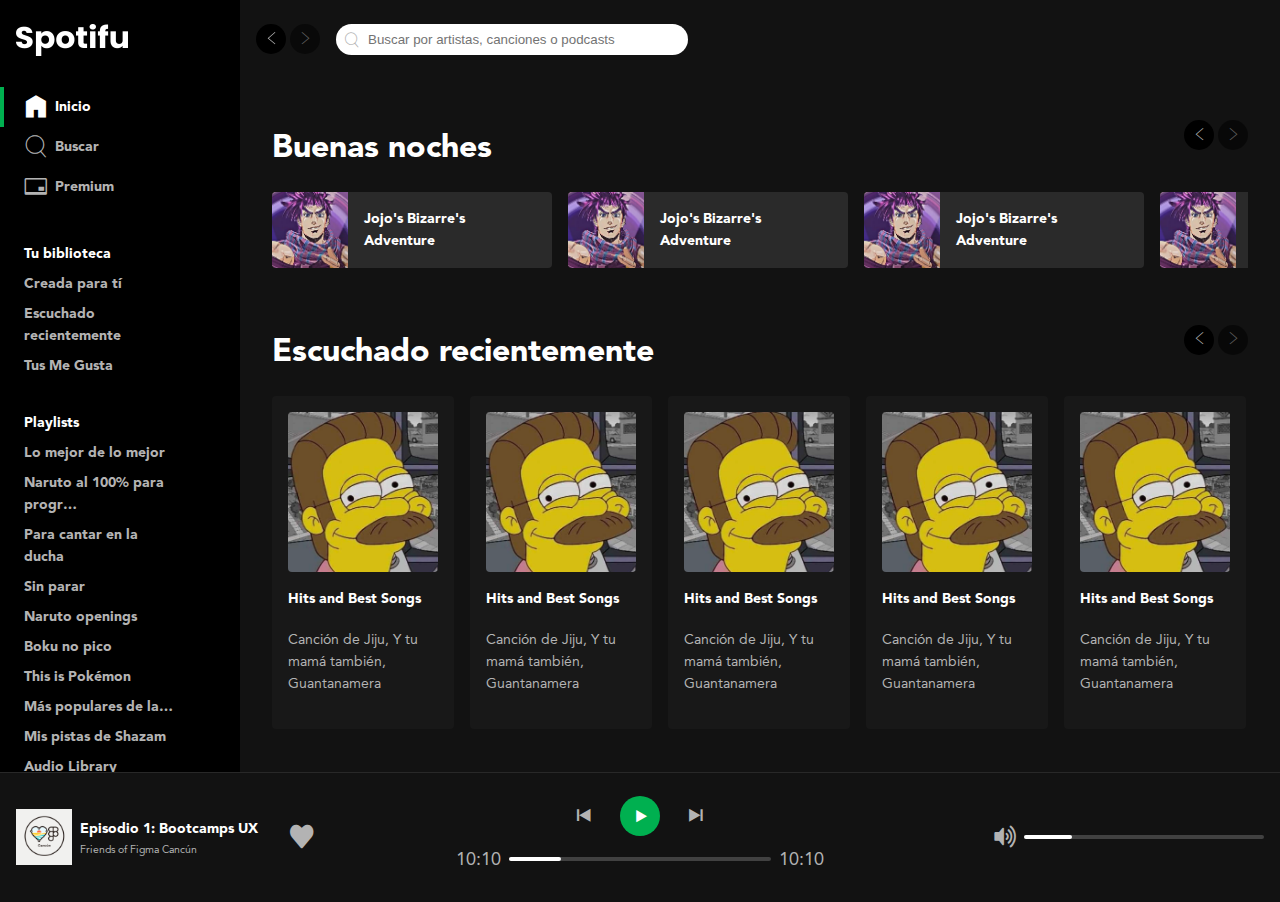
<file: Spotifu Final/index.html>
<!DOCTYPE html>
<html lang="en">


    <head>
        <meta charset="UTF-8">
        <meta http-equiv="X-UA-Compatible" content="IE=edge">
        <meta name="viewport" content="width=device-width, initial-scale=1.0">
        <link rel="stylesheet" href="./css/index.css">
        <title>Spotifu</title> 
    </head>


    
<body class="body">

    <div class="layout">

        <div class="layout-section">

            <div class="layout-sidebar">
                <div class="sidebar">
            
                    <header class="logo">
                
                        <a href="/" aria-current="page">
                            <img src="./images/spotifu-logo.png" class="logo-image" width="112" height="32" alt="logo spotifu">
                        </a>
                        
                    </header>
                
                    <nav class="menu" aria-label="Menú principal">
                
                        <ul class="menu-list">
                            <li class="menuItem is-active">
                                <a href="/" class="link" aria-current="page">
                                    <i class="icon-home" aria-hidden="true"></i>
                                    <span>Inicio</span>
                                </a>
                            </li>
                            <li class="menuItem">
                                <a href="/" class="link" aria-current="page">
                                    <i class="icon-search" aria-hidden="true"></i>
                                    <span>Buscar</span>
                                </a>
                            </li>
                            <li class="menuItem">
                                <a href="/" class="link" aria-current="page">
                                    <i class="icon-creditCard" aria-hidden="true"></i>
                                    <span>Premium</span>
                                </a>
                            </li>
                        </ul>
                
                    </nav>
                
                    <nav class="list" aria-labelledby="library-nav">
                        <h2 class="list-title" id="library-nav">Tu biblioteca</h2>
                
                        <ul class="list-content">
                            <li class="list-item">
                                <a href="#" class="link">Creada para tí</a>
                            </li>
                            <li class="list-item">
                                <a href="#" class="link">Escuchado recientemente</a>
                            </li>
                            <li class="list-item">
                                <a href="#" class="link">Tus Me Gusta</a>
                            </li>
                        </ul>
                
                    </nav>
                
                    <nav class="list" aria-labelledby="playlist-nav">
                        <h2 class="list-title" id="playlist-nav">Playlists</h2>
                
                        <ul class="list-content">
                            <li class="list-item">
                                <a href="#" class="link">Lo mejor de lo mejor</a>
                            </li>
                            <li class="list-item">
                                <a href="#" class="link">Naruto al 100% para progr…</a>
                            </li>
                            <li class="list-item">
                                <a href="#" class="link">Para cantar en la ducha</a>
                            </li>
                            <li class="list-item">
                                <a href="#" class="link">Sin parar</a>
                            </li>
                            <li class="list-item">
                                <a href="#" class="link">Naruto openings</a>
                            </li>
                            <li class="list-item">
                                <a href="#" class="link">Boku no pico</a>
                            </li>
                            <li class="list-item">
                                <a href="#" class="link">This is Pokémon</a>
                            </li>
                            <li class="list-item">
                                <span class="ellipsis">
                                    <a href="#" class="link">Más populares de la semana para ti que eres un pro</a>
                                </span>
                            </li>
                            <li class="list-item">
                                <a href="#" class="link">Mis pistas de Shazam</a>
                            </li>
                            <li class="list-item">
                                <a href="#" class="link">Audio Library</a>
                            </li>
                            <li class="list-item">
                                <a href="#" class="link">Amor y otras</a>
                            </li>
                            <li class="list-item">
                                <a href="#" class="link">Latin</a>
                            </li>
                            <li class="list-item">
                                <a href="#" class="link">Pokemon</a>
                            </li>
                            <li class="list-item">
                                <a href="#" class="link">Para cantar</a>
                            </li>
                            <li class="list-item">
                                <a href="#" class="link">Yui</a>
                            </li>
                        </ul>
                
                
                    </nav>
            
                </div>
            </div>

            <div class="layout-page">
                <div class="page">
            
                    <div class="sticky">
                        <div class="page-section">
                            <header aria-label="Controles de navegación y barra de búsqueda" class="header">
                                <div class="navigation">
                                    <button aria-label="Volver" title="Volver" class="navigation-prev">
                                        <i class="icon-arrowLeft" aria-hidden="true"></i>
                                    </button>
                                    <button disabled aria-label="Avanzar" title="Avanzar" class="navigation-next">
                                        <i class="icon-arrowRight" aria-hidden="true"></i>
                                    </button>
                                </div>
                            
                                <form action="" class="search" aria-label="Buscar por artistas, canciones o podcasts">
                                    <i class="icon-search" aria-hidden="true"></i>
                                    <input type="search" placeholder="Buscar por artistas, canciones o podcasts">
                                </form>
                            </header>
                        </div>
                    </div>
                    <main class="page-section">
                        <section class="playlistList" aria-labelledby="region1">
                    
                            <div class="playlistList-top">
                                <h2 class="playlistList-title" id="region1">
                                    Buenas noches
                                </h2> 
                                
                                <div class="navigation">
                                    <button aria-label="Volver" title="Volver" class="navigation-prev">
                                        <i class="icon-arrowLeft" aria-hidden="true"></i>
                                    </button>
                                    <button disabled aria-label="Avanzar" title="Avanzar" class="navigation-next">
                                        <i class="icon-arrowRight" aria-hidden="true"></i>
                                    </button>
                                </div>
                    
                            </div>
                    
                            <div class="playlistList-container">
                                <div class="playlistB">
                                    <div class="playlistB-cover">
                                        <img src="./images/jojo.png" width="75" height="75" alt="Cover PlaylistB" srcset="">
                                    </div>
                            
                                    <div class="playlistB-details">
                                        <h3 class="playlistB-title">Jojo's Bizarre's Adventure</h3>
                                        <div class="playlistB-control">
                                            <button class="buttonIcon is-primary" title="Reproducir la lista de reproducción del proyecto Spotifu">
                                                <i class="icon-play" aria-hidden="true"></i>
                                            </button>
                                        </div>
                                    </div>
                            
                                </div>
                    
                                <div class="playlistB">
                                    <div class="playlistB-cover">
                                        <img src="./images/jojo.png" width="75" height="75" alt="Cover PlaylistB" srcset="">
                                    </div>
                            
                                    <div class="playlistB-details">
                                        <h3 class="playlistB-title">Jojo's Bizarre's Adventure</h3>
                                        <div class="playlistB-control">
                                            <button class="buttonIcon is-primary" title="Reproducir la lista de reproducción del proyecto Spotifu">
                                                <i class="icon-play" aria-hidden="true"></i>
                                            </button>
                                        </div>
                                    </div>
                            
                                </div>
                    
                                <div class="playlistB">
                                    <div class="playlistB-cover">
                                        <img src="./images/jojo.png" width="75" height="75" alt="Cover PlaylistB" srcset="">
                                    </div>
                            
                                    <div class="playlistB-details">
                                        <h3 class="playlistB-title">Jojo's Bizarre's Adventure</h3>
                                        <div class="playlistB-control">
                                            <button class="buttonIcon is-primary" title="Reproducir la lista de reproducción del proyecto Spotifu">
                                                <i class="icon-play" aria-hidden="true"></i>
                                            </button>
                                        </div>
                                    </div>
                            
                                </div>
                                <div class="playlistB">
                                    <div class="playlistB-cover">
                                        <img src="./images/jojo.png" width="75" height="75" alt="Cover PlaylistB" srcset="">
                                    </div>
                            
                                    <div class="playlistB-details">
                                        <h3 class="playlistB-title">Jojo's Bizarre's Adventure</h3>
                                        <div class="playlistB-control">
                                            <button class="buttonIcon is-primary" title="Reproducir la lista de reproducción del proyecto Spotifu">
                                                <i class="icon-play" aria-hidden="true"></i>
                                            </button>
                                        </div>
                                    </div>
                            
                                </div>
                    
                                <div class="playlistB">
                                    <div class="playlistB-cover">
                                        <img src="./images/jojo.png" width="75" height="75" alt="Cover PlaylistB" srcset="">
                                    </div>
                            
                                    <div class="playlistB-details">
                                        <h3 class="playlistB-title">Jojo's Bizarre's Adventure</h3>
                                        <div class="playlistB-control">
                                            <button class="buttonIcon is-primary" title="Reproducir la lista de reproducción del proyecto Spotifu">
                                                <i class="icon-play" aria-hidden="true"></i>
                                            </button>
                                        </div>
                                    </div>
                            
                                </div>
                    
                                <div class="playlistB">
                                    <div class="playlistB-cover">
                                        <img src="./images/jojo.png" width="75" height="75" alt="Cover PlaylistB" srcset="">
                                    </div>
                            
                                    <div class="playlistB-details">
                                        <h3 class="playlistB-title">Jojo's Bizarre's Adventure</h3>
                                        <div class="playlistB-control">
                                            <button class="buttonIcon is-primary" title="Reproducir la lista de reproducción del proyecto Spotifu">
                                                <i class="icon-play" aria-hidden="true"></i>
                                            </button>
                                        </div>
                                    </div>
                            
                                </div>
                                <div class="playlistB">
                                    <div class="playlistB-cover">
                                        <img src="./images/jojo.png" width="75" height="75" alt="Cover PlaylistB" srcset="">
                                    </div>
                            
                                    <div class="playlistB-details">
                                        <h3 class="playlistB-title">Jojo's Bizarre's Adventure</h3>
                                        <div class="playlistB-control">
                                            <button class="buttonIcon is-primary" title="Reproducir la lista de reproducción del proyecto Spotifu">
                                                <i class="icon-play" aria-hidden="true"></i>
                                            </button>
                                        </div>
                                    </div>
                            
                                </div>
                    
                                <div class="playlistB">
                                    <div class="playlistB-cover">
                                        <img src="./images/jojo.png" width="75" height="75" alt="Cover PlaylistB" srcset="">
                                    </div>
                            
                                    <div class="playlistB-details">
                                        <h3 class="playlistB-title">Jojo's Bizarre's Adventure</h3>
                                        <div class="playlistB-control">
                                            <button class="buttonIcon is-primary" title="Reproducir la lista de reproducción del proyecto Spotifu">
                                                <i class="icon-play" aria-hidden="true"></i>
                                            </button>
                                        </div>
                                    </div>
                            
                                </div>
                    
                                <div class="playlistB">
                                    <div class="playlistB-cover">
                                        <img src="./images/jojo.png" width="75" height="75" alt="Cover PlaylistB" srcset="">
                                    </div>
                            
                                    <div class="playlistB-details">
                                        <h3 class="playlistB-title">Jojo's Bizarre's Adventure</h3>
                                        <div class="playlistB-control">
                                            <button class="buttonIcon is-primary" title="Reproducir la lista de reproducción del proyecto Spotifu">
                                                <i class="icon-play" aria-hidden="true"></i>
                                            </button>
                                        </div>
                                    </div>
                            
                                </div>
                    
                            </div>
                            
                        </section>
                    
                        <section class="playlistList" aria-labelledby="region2">
                    
                            <div class="playlistList-top">
                                <h2 class="playlistList-title" id="region2">
                                    Escuchado recientemente
                                </h2>        
                    
                                <div class="navigation">
                                    <button aria-label="Volver" title="Volver" class="navigation-prev">
                                        <i class="icon-arrowLeft" aria-hidden="true"></i>
                                    </button>
                                    <button disabled aria-label="Avanzar" title="Avanzar" class="navigation-next">
                                        <i class="icon-arrowRight" aria-hidden="true"></i>
                                    </button>
                                </div>
                            </div>
                    
                            <div class="playlistList-container">
                    
                                <div class="playlistA">
                                    <div class="playlistA-cover">
                                        <img src="./images/flanders.png" width="150" height="150" alt="Cover Playlist A" srcset="">
                                        <button class="buttonIcon is-primary" aria-label="Reproducir" title="Reproducir"  >
                                            <i class="icon-play"></i>
                                        </button>
                                    </div>
                                    <h3 class="playlistA-title">Hits and Best Songs</h3>
                                    <h4 class="playlistA-description">Canción de Jiju, Y tu mamá también, Guantanamera</h4>
                                </div>
                                <div class="playlistA">
                                    <div class="playlistA-cover">
                                        <img src="./images/flanders.png" width="150" height="150" alt="Cover Playlist A" srcset="">
                                        <button class="buttonIcon is-primary" aria-label="Reproducir" title="Reproducir"  >
                                            <i class="icon-play"></i>
                                        </button>
                                    </div>
                                    <h3 class="playlistA-title">Hits and Best Songs</h3>
                                    <h4 class="playlistA-description">Canción de Jiju, Y tu mamá también, Guantanamera</h4>
                                </div>
                                <div class="playlistA">
                                    <div class="playlistA-cover">
                                        <img src="./images/flanders.png" width="150" height="150" alt="Cover Playlist A" srcset="">
                                        <button class="buttonIcon is-primary" aria-label="Reproducir" title="Reproducir"  >
                                            <i class="icon-play"></i>
                                        </button>
                                    </div>
                                    <h3 class="playlistA-title">Hits and Best Songs</h3>
                                    <h4 class="playlistA-description">Canción de Jiju, Y tu mamá también, Guantanamera</h4>
                                </div>
                                <div class="playlistA">
                                    <div class="playlistA-cover">
                                        <img src="./images/flanders.png" width="150" height="150" alt="Cover Playlist A" srcset="">
                                        <button class="buttonIcon is-primary" aria-label="Reproducir" title="Reproducir"  >
                                            <i class="icon-play"></i>
                                        </button>
                                    </div>
                                    <h3 class="playlistA-title">Hits and Best Songs</h3>
                                    <h4 class="playlistA-description">Canción de Jiju, Y tu mamá también, Guantanamera</h4>
                                </div>
                                <div class="playlistA">
                                    <div class="playlistA-cover">
                                        <img src="./images/flanders.png" width="150" height="150" alt="Cover Playlist A" srcset="">
                                        <button class="buttonIcon is-primary" aria-label="Reproducir" title="Reproducir"  >
                                            <i class="icon-play"></i>
                                        </button>
                                    </div>
                                    <h3 class="playlistA-title">Hits and Best Songs</h3>
                                    <h4 class="playlistA-description">Canción de Jiju, Y tu mamá también, Guantanamera</h4>
                                </div>
                                <div class="playlistA">
                                    <div class="playlistA-cover">
                                        <img src="./images/flanders.png" width="150" height="150" alt="Cover Playlist A" srcset="">
                                        <button class="buttonIcon is-primary" aria-label="Reproducir" title="Reproducir"  >
                                            <i class="icon-play"></i>
                                        </button>
                                    </div>
                                    <h3 class="playlistA-title">Hits and Best Songs</h3>
                                    <h4 class="playlistA-description">Canción de Jiju, Y tu mamá también, Guantanamera</h4>
                                </div>
                                <div class="playlistA">
                                    <div class="playlistA-cover">
                                        <img src="./images/flanders.png" width="150" height="150" alt="Cover Playlist A" srcset="">
                                        <button class="buttonIcon is-primary" aria-label="Reproducir" title="Reproducir"  >
                                            <i class="icon-play"></i>
                                        </button>
                                    </div>
                                    <h3 class="playlistA-title">Hits and Best Songs</h3>
                                    <h4 class="playlistA-description">Canción de Jiju, Y tu mamá también, Guantanamera</h4>
                                </div>
                                <div class="playlistA">
                                    <div class="playlistA-cover">
                                        <img src="./images/flanders.png" width="150" height="150" alt="Cover Playlist A" srcset="">
                                        <button class="buttonIcon is-primary" aria-label="Reproducir" title="Reproducir"  >
                                            <i class="icon-play"></i>
                                        </button>
                                    </div>
                                    <h3 class="playlistA-title">Hits and Best Songs</h3>
                                    <h4 class="playlistA-description">Canción de Jiju, Y tu mamá también, Guantanamera</h4>
                                </div>
                                <div class="playlistA">
                                    <div class="playlistA-cover">
                                        <img src="./images/flanders.png" width="150" height="150" alt="Cover Playlist A" srcset="">
                                        <button class="buttonIcon is-primary" aria-label="Reproducir" title="Reproducir"  >
                                            <i class="icon-play"></i>
                                        </button>
                                    </div>
                                    <h3 class="playlistA-title">Hits and Best Songs</h3>
                                    <h4 class="playlistA-description">Canción de Jiju, Y tu mamá también, Guantanamera</h4>
                                </div>
                    
                            </div>
                            
                        </section>
            
                        <section class="playlistList" aria-labelledby="region3">
                    
                            <div class="playlistList-top">
                                <h2 class="playlistList-title" id="region3">
                                    Podcast
                                </h2>        
                    
                                <div class="navigation">
                                    <button aria-label="Volver" title="Volver" class="navigation-prev">
                                        <i class="icon-arrowLeft" aria-hidden="true"></i>
                                    </button>
                                    <button disabled aria-label="Avanzar" title="Avanzar" class="navigation-next">
                                        <i class="icon-arrowRight" aria-hidden="true"></i>
                                    </button>
                                </div>
                            </div>
                    
                            <div class="playlistList-container">
                    
                                <div class="playlistA">
                                    <div class="playlistA-cover">
                                        <img src="./images/flanders.png" width="150" height="150" alt="Cover Playlist A" srcset="">
                                        <button class="buttonIcon is-primary" aria-label="Reproducir" title="Reproducir"  >
                                            <i class="icon-play"></i>
                                        </button>
                                    </div>
                                    <h3 class="playlistA-title">Hits and Best Songs</h3>
                                    <h4 class="playlistA-description">Canción de Jiju, Y tu mamá también, Guantanamera</h4>
                                </div>
                                <div class="playlistA">
                                    <div class="playlistA-cover">
                                        <img src="./images/flanders.png" width="150" height="150" alt="Cover Playlist A" srcset="">
                                        <button class="buttonIcon is-primary" aria-label="Reproducir" title="Reproducir"  >
                                            <i class="icon-play"></i>
                                        </button>
                                    </div>
                                    <h3 class="playlistA-title">Hits and Best Songs</h3>
                                    <h4 class="playlistA-description">Canción de Jiju, Y tu mamá también, Guantanamera</h4>
                                </div>
                                <div class="playlistA">
                                    <div class="playlistA-cover">
                                        <img src="./images/flanders.png" width="150" height="150" alt="Cover Playlist A" srcset="">
                                        <button class="buttonIcon is-primary" aria-label="Reproducir" title="Reproducir"  >
                                            <i class="icon-play"></i>
                                        </button>
                                    </div>
                                    <h3 class="playlistA-title">Hits and Best Songs</h3>
                                    <h4 class="playlistA-description">Canción de Jiju, Y tu mamá también, Guantanamera</h4>
                                </div>
                                <div class="playlistA">
                                    <div class="playlistA-cover">
                                        <img src="./images/flanders.png" width="150" height="150" alt="Cover Playlist A" srcset="">
                                        <button class="buttonIcon is-primary" aria-label="Reproducir" title="Reproducir"  >
                                            <i class="icon-play"></i>
                                        </button>
                                    </div>
                                    <h3 class="playlistA-title">Hits and Best Songs</h3>
                                    <h4 class="playlistA-description">Canción de Jiju, Y tu mamá también, Guantanamera</h4>
                                </div>
                                <div class="playlistA">
                                    <div class="playlistA-cover">
                                        <img src="./images/flanders.png" width="150" height="150" alt="Cover Playlist A" srcset="">
                                        <button class="buttonIcon is-primary" aria-label="Reproducir" title="Reproducir"  >
                                            <i class="icon-play"></i>
                                        </button>
                                    </div>
                                    <h3 class="playlistA-title">Hits and Best Songs</h3>
                                    <h4 class="playlistA-description">Canción de Jiju, Y tu mamá también, Guantanamera</h4>
                                </div>
                                <div class="playlistA">
                                    <div class="playlistA-cover">
                                        <img src="./images/flanders.png" width="150" height="150" alt="Cover Playlist A" srcset="">
                                        <button class="buttonIcon is-primary" aria-label="Reproducir" title="Reproducir"  >
                                            <i class="icon-play"></i>
                                        </button>
                                    </div>
                                    <h3 class="playlistA-title">Hits and Best Songs</h3>
                                    <h4 class="playlistA-description">Canción de Jiju, Y tu mamá también, Guantanamera</h4>
                                </div>
                                <div class="playlistA">
                                    <div class="playlistA-cover">
                                        <img src="./images/flanders.png" width="150" height="150" alt="Cover Playlist A" srcset="">
                                        <button class="buttonIcon is-primary" aria-label="Reproducir" title="Reproducir"  >
                                            <i class="icon-play"></i>
                                        </button>
                                    </div>
                                    <h3 class="playlistA-title">Hits and Best Songs</h3>
                                    <h4 class="playlistA-description">Canción de Jiju, Y tu mamá también, Guantanamera</h4>
                                </div>
                                <div class="playlistA">
                                    <div class="playlistA-cover">
                                        <img src="./images/flanders.png" width="150" height="150" alt="Cover Playlist A" srcset="">
                                        <button class="buttonIcon is-primary" aria-label="Reproducir" title="Reproducir"  >
                                            <i class="icon-play"></i>
                                        </button>
                                    </div>
                                    <h3 class="playlistA-title">Hits and Best Songs</h3>
                                    <h4 class="playlistA-description">Canción de Jiju, Y tu mamá también, Guantanamera</h4>
                                </div>
                                <div class="playlistA">
                                    <div class="playlistA-cover">
                                        <img src="./images/flanders.png" width="150" height="150" alt="Cover Playlist A" srcset="">
                                        <button class="buttonIcon is-primary" aria-label="Reproducir" title="Reproducir"  >
                                            <i class="icon-play"></i>
                                        </button>
                                    </div>
                                    <h3 class="playlistA-title">Hits and Best Songs</h3>
                                    <h4 class="playlistA-description">Canción de Jiju, Y tu mamá también, Guantanamera</h4>
                                </div>
                    
                            </div>
                            
                        </section>
            
                        <section class="playlistList" aria-labelledby="region4">
                    
                            <div class="playlistList-top">
                                <h2 class="playlistList-title" id="region4">
                                    Para ti
                                </h2>        
                    
                                <div class="navigation">
                                    <button aria-label="Volver" title="Volver" class="navigation-prev">
                                        <i class="icon-arrowLeft" aria-hidden="true"></i>
                                    </button>
                                    <button disabled aria-label="Avanzar" title="Avanzar" class="navigation-next">
                                        <i class="icon-arrowRight" aria-hidden="true"></i>
                                    </button>
                                </div>
                            </div>
                    
                            <div class="playlistList-container">
                    
                                <div class="playlistA">
                                    <div class="playlistA-cover">
                                        <img src="./images/flanders.png" width="150" height="150" alt="Cover Playlist A" srcset="">
                                        <button class="buttonIcon is-primary" aria-label="Reproducir" title="Reproducir"  >
                                            <i class="icon-play"></i>
                                        </button>
                                    </div>
                                    <h3 class="playlistA-title">Hits and Best Songs</h3>
                                    <h4 class="playlistA-description">Canción de Jiju, Y tu mamá también, Guantanamera</h4>
                                </div>
                                <div class="playlistA">
                                    <div class="playlistA-cover">
                                        <img src="./images/flanders.png" width="150" height="150" alt="Cover Playlist A" srcset="">
                                        <button class="buttonIcon is-primary" aria-label="Reproducir" title="Reproducir"  >
                                            <i class="icon-play"></i>
                                        </button>
                                    </div>
                                    <h3 class="playlistA-title">Hits and Best Songs</h3>
                                    <h4 class="playlistA-description">Canción de Jiju, Y tu mamá también, Guantanamera</h4>
                                </div>
                                <div class="playlistA">
                                    <div class="playlistA-cover">
                                        <img src="./images/flanders.png" width="150" height="150" alt="Cover Playlist A" srcset="">
                                        <button class="buttonIcon is-primary" aria-label="Reproducir" title="Reproducir"  >
                                            <i class="icon-play"></i>
                                        </button>
                                    </div>
                                    <h3 class="playlistA-title">Hits and Best Songs</h3>
                                    <h4 class="playlistA-description">Canción de Jiju, Y tu mamá también, Guantanamera</h4>
                                </div>
                                <div class="playlistA">
                                    <div class="playlistA-cover">
                                        <img src="./images/flanders.png" width="150" height="150" alt="Cover Playlist A" srcset="">
                                        <button class="buttonIcon is-primary" aria-label="Reproducir" title="Reproducir"  >
                                            <i class="icon-play"></i>
                                        </button>
                                    </div>
                                    <h3 class="playlistA-title">Hits and Best Songs</h3>
                                    <h4 class="playlistA-description">Canción de Jiju, Y tu mamá también, Guantanamera</h4>
                                </div>
                                <div class="playlistA">
                                    <div class="playlistA-cover">
                                        <img src="./images/flanders.png" width="150" height="150" alt="Cover Playlist A" srcset="">
                                        <button class="buttonIcon is-primary" aria-label="Reproducir" title="Reproducir"  >
                                            <i class="icon-play"></i>
                                        </button>
                                    </div>
                                    <h3 class="playlistA-title">Hits and Best Songs</h3>
                                    <h4 class="playlistA-description">Canción de Jiju, Y tu mamá también, Guantanamera</h4>
                                </div>
                                <div class="playlistA">
                                    <div class="playlistA-cover">
                                        <img src="./images/flanders.png" width="150" height="150" alt="Cover Playlist A" srcset="">
                                        <button class="buttonIcon is-primary" aria-label="Reproducir" title="Reproducir"  >
                                            <i class="icon-play"></i>
                                        </button>
                                    </div>
                                    <h3 class="playlistA-title">Hits and Best Songs</h3>
                                    <h4 class="playlistA-description">Canción de Jiju, Y tu mamá también, Guantanamera</h4>
                                </div>
                                <div class="playlistA">
                                    <div class="playlistA-cover">
                                        <img src="./images/flanders.png" width="150" height="150" alt="Cover Playlist A" srcset="">
                                        <button class="buttonIcon is-primary" aria-label="Reproducir" title="Reproducir"  >
                                            <i class="icon-play"></i>
                                        </button>
                                    </div>
                                    <h3 class="playlistA-title">Hits and Best Songs</h3>
                                    <h4 class="playlistA-description">Canción de Jiju, Y tu mamá también, Guantanamera</h4>
                                </div>
                                <div class="playlistA">
                                    <div class="playlistA-cover">
                                        <img src="./images/flanders.png" width="150" height="150" alt="Cover Playlist A" srcset="">
                                        <button class="buttonIcon is-primary" aria-label="Reproducir" title="Reproducir"  >
                                            <i class="icon-play"></i>
                                        </button>
                                    </div>
                                    <h3 class="playlistA-title">Hits and Best Songs</h3>
                                    <h4 class="playlistA-description">Canción de Jiju, Y tu mamá también, Guantanamera</h4>
                                </div>
                                <div class="playlistA">
                                    <div class="playlistA-cover">
                                        <img src="./images/flanders.png" width="150" height="150" alt="Cover Playlist A" srcset="">
                                        <button class="buttonIcon is-primary" aria-label="Reproducir" title="Reproducir"  >
                                            <i class="icon-play"></i>
                                        </button>
                                    </div>
                                    <h3 class="playlistA-title">Hits and Best Songs</h3>
                                    <h4 class="playlistA-description">Canción de Jiju, Y tu mamá también, Guantanamera</h4>
                                </div>
                    
                            </div>
                            
                        </section>
                    </main>
                </div>
            </div>


        

        </div>

        <div class="layout-section">

            <footer class="layout-footer">
                <div class="player">
            
                    <div class="player-nowPLaying">
                        <div class="nowPlaying">
                            <div class="nowPlaying-thumbnail">
                                <img src="./images/thumbnail.png" alt="Portada Episodio 1 FoF" width="56" height="56">
                            </div>
                            <div class="nowPlaying-details">
                                <div class="nowPlaying-description">
                                    <a href="#audio" class="nowPlaying-audio">Episodio 1: Bootcamps UX</a>
                                    <a href="#creator" class="nowPlaying-creator">Friends of Figma Cancún</a>
                                </div>
                                <div class="nowPLaying-actions">
                                    <button class="playerControl" role="switch" aria-checked="false" aria-label="Guardar en tu biblioteca" title="Guardar en biblioteca">
                                        <i class="icon-heart" aria-hidden="true"></i>
                                    </button>
                                </div>
                            </div>
                        </div>
                    </div>
            
                <div class="player-playerControls">
                    <div class="playerControl">
                
                        <div class="playerControl-buttons" aria-label="Controles de reproducción">
                
                            <button class="buttonIcon" aria-label="audio anterior" title="audio anterior">
                                <i class="icon-prev" arie-hidden="true"></i>
                            </button>
                            
                            <button class="buttonIcon is-primary" aria-label="reproducir" title="reproducir">
                                <i class="icon-play" arie-hidden="true"></i>
                            </button>
                
                            <button class="buttonIcon" aria-label="audio siguiente" title="audio siguiente">
                                <i class="icon-next" arie-hidden="true"></i>
                            </button>
                
                        </div>
                
                        <div class="playerPlayback">
                            <span class="playerPlayback-progressTime">10:10</span>
                
                            <div class="playerPlayack-slider">
                
                                <div class="slider">
                            
                                    <div class="slider-progress">
                            
                                        <button class="slider-button" aria-label="Controlar el progreso de la reproducción">
                                        </button>
                            
                                    </div>
                            
                                </div>
                
                            </div>
                            
                
                            <span class="playerPlayback-progressTime">10:10</span>
                
                        </div>
                
                    </div>
                </div>
            
                <div class="player-playerVolume">
                    <div class="playerVolume">
                        <button class="playerControl" aria-label="Silenciar"  aria-describedby="volumen-icon">
                            <i class="icon-volumeUp" id="volumen-icon" role="presentation" aria-label="Volumen alto" aria-hidden="true"></i>
                        </button>
                
                        <div class="playerVolume-slider">
                            <div class="slider">
                            
                                <div class="slider-progress">
                        
                                    <button class="slider-button" aria-label="Controlar el progreso de la reproducción">
                                    </button>
                        
                                </div>
                        
                            </div>
                        </div>
                
                    </div>
                </div>
                
            
                </div>
            </footer>

        </div>

    

    </div>

    
</body>


</html>
</file>
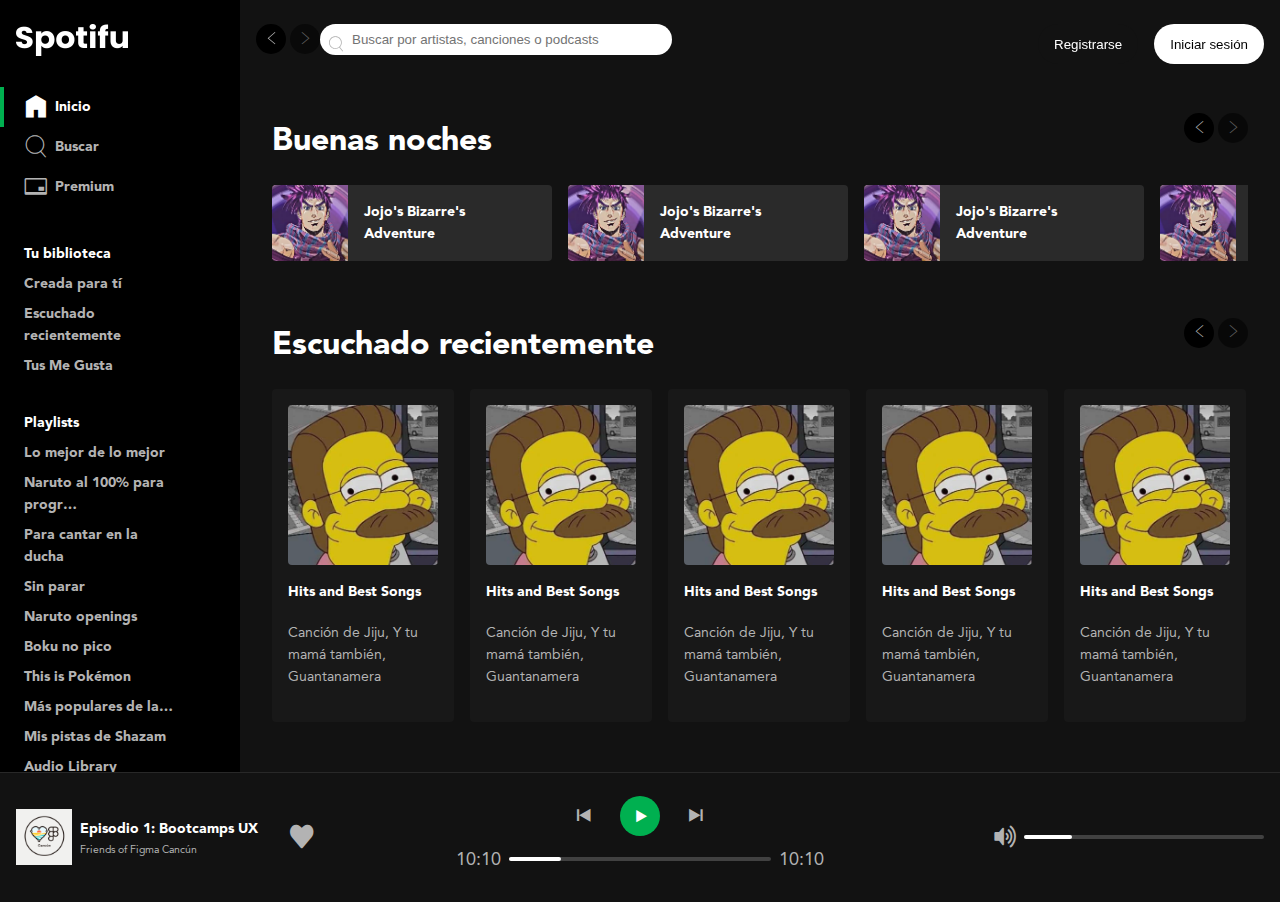
<file: Spotifu Final/log-in.html>
<!DOCTYPE html>
<html lang="en">


    <head>
        <meta charset="UTF-8">
        <meta http-equiv="X-UA-Compatible" content="IE=edge">
        <meta name="viewport" content="width=device-width, initial-scale=1.0">
        <link rel="stylesheet" href="./css/index.css">
        <title>Spotifu</title> 
    </head>


    
<body class="body">

    <div class="layout">

        <div class="layout-section">

            <div class="layout-sidebar">
                <div class="sidebar">
            
                    <header class="logo">
                
                        <a href="/" aria-current="page">
                            <img src="./images/spotifu-logo.png" class="logo-image" width="112" height="32" alt="logo spotifu">
                        </a>
                        
                    </header>
                
                    <nav class="menu" aria-label="Menú principal">
                
                        <ul class="menu-list">
                            <li class="menuItem is-active">
                                <a href="/" class="link" aria-current="page">
                                    <i class="icon-home" aria-hidden="true"></i>
                                    <span>Inicio</span>
                                </a>
                            </li>
                            <li class="menuItem">
                                <a href="/" class="link" aria-current="page">
                                    <i class="icon-search" aria-hidden="true"></i>
                                    <span>Buscar</span>
                                </a>
                            </li>
                            <li class="menuItem">
                                <a href="/" class="link" aria-current="page">
                                    <i class="icon-creditCard" aria-hidden="true"></i>
                                    <span>Premium</span>
                                </a>
                            </li>
                        </ul>
                
                    </nav>
                
                    <nav class="list" aria-labelledby="library-nav">
                        <h2 class="list-title" id="library-nav">Tu biblioteca</h2>
                
                        <ul class="list-content">
                            <li class="list-item">
                                <a href="#" class="link">Creada para tí</a>
                            </li>
                            <li class="list-item">
                                <a href="#" class="link">Escuchado recientemente</a>
                            </li>
                            <li class="list-item">
                                <a href="#" class="link">Tus Me Gusta</a>
                            </li>
                        </ul>
                
                    </nav>
                
                    <nav class="list" aria-labelledby="playlist-nav">
                        <h2 class="list-title" id="playlist-nav">Playlists</h2>
                
                        <ul class="list-content">
                            <li class="list-item">
                                <a href="#" class="link">Lo mejor de lo mejor</a>
                            </li>
                            <li class="list-item">
                                <a href="#" class="link">Naruto al 100% para progr…</a>
                            </li>
                            <li class="list-item">
                                <a href="#" class="link">Para cantar en la ducha</a>
                            </li>
                            <li class="list-item">
                                <a href="#" class="link">Sin parar</a>
                            </li>
                            <li class="list-item">
                                <a href="#" class="link">Naruto openings</a>
                            </li>
                            <li class="list-item">
                                <a href="#" class="link">Boku no pico</a>
                            </li>
                            <li class="list-item">
                                <a href="#" class="link">This is Pokémon</a>
                            </li>
                            <li class="list-item">
                                <span class="ellipsis">
                                    <a href="#" class="link">Más populares de la semana para ti que eres un pro</a>
                                </span>
                            </li>
                            <li class="list-item">
                                <a href="#" class="link">Mis pistas de Shazam</a>
                            </li>
                            <li class="list-item">
                                <a href="#" class="link">Audio Library</a>
                            </li>
                            <li class="list-item">
                                <a href="#" class="link">Amor y otras</a>
                            </li>
                            <li class="list-item">
                                <a href="#" class="link">Latin</a>
                            </li>
                            <li class="list-item">
                                <a href="#" class="link">Pokemon</a>
                            </li>
                            <li class="list-item">
                                <a href="#" class="link">Para cantar</a>
                            </li>
                            <li class="list-item">
                                <a href="#" class="link">Yui</a>
                            </li>
                        </ul>
                
                
                    </nav>
            
                </div>
            </div>

            <div class="layout-page">
                <div class="page">
            
                    <div class="sticky">
                        <div class="page-section">
                            <header aria-label="Controles de navegación, registro e inicio de sesión" class="header-nouser">
                                <div class="navigation">
                                    <button aria-label="Volver" title="Volver" class="navigation-prev">
                                        <i class="icon-arrowLeft" aria-hidden="true"></i>
                                    </button>
                                    <button disabled aria-label="Avanzar" title="Avanzar" class="navigation-next">
                                        <i class="icon-arrowRight" aria-hidden="true"></i>
                                    </button>
                                </div>

                                <form action="" class="search" aria-label="Buscar por artistas, canciones o podcasts">
                                    <i class="icon-search" aria-hidden="true"></i>
                                    <input type="search" placeholder="Buscar por artistas, canciones o podcasts">
                                </form>


                                <div class="user">
                                    <button arial-label="Registrarse" title="Registrarse" class="user-register">Registrarse</button>
                                    <button arial-label="Iniciar sesión" title="Iniciar sesión" class="user-login">Iniciar sesión</button>

                                </div>


                            </header>
                        </div>
                    </div>
                    <main class="page-section">
                        <section class="playlistList" aria-labelledby="region1">
                    
                            <div class="playlistList-top">
                                <h2 class="playlistList-title" id="region1">
                                    Buenas noches
                                </h2> 
                                
                                <div class="navigation">
                                    <button aria-label="Volver" title="Volver" class="navigation-prev">
                                        <i class="icon-arrowLeft" aria-hidden="true"></i>
                                    </button>
                                    <button disabled aria-label="Avanzar" title="Avanzar" class="navigation-next">
                                        <i class="icon-arrowRight" aria-hidden="true"></i>
                                    </button>
                                </div>
                    
                            </div>
                    
                            <div class="playlistList-container">
                                <div class="playlistB">
                                    <div class="playlistB-cover">
                                        <img src="./images/jojo.png" width="75" height="75" alt="Cover PlaylistB" srcset="">
                                    </div>
                            
                                    <div class="playlistB-details">
                                        <h3 class="playlistB-title">Jojo's Bizarre's Adventure</h3>
                                        <div class="playlistB-control">
                                            <button class="buttonIcon is-primary" title="Reproducir la lista de reproducción del proyecto Spotifu">
                                                <i class="icon-play" aria-hidden="true"></i>
                                            </button>
                                        </div>
                                    </div>
                            
                                </div>
                    
                                <div class="playlistB">
                                    <div class="playlistB-cover">
                                        <img src="./images/jojo.png" width="75" height="75" alt="Cover PlaylistB" srcset="">
                                    </div>
                            
                                    <div class="playlistB-details">
                                        <h3 class="playlistB-title">Jojo's Bizarre's Adventure</h3>
                                        <div class="playlistB-control">
                                            <button class="buttonIcon is-primary" title="Reproducir la lista de reproducción del proyecto Spotifu">
                                                <i class="icon-play" aria-hidden="true"></i>
                                            </button>
                                        </div>
                                    </div>
                            
                                </div>
                    
                                <div class="playlistB">
                                    <div class="playlistB-cover">
                                        <img src="./images/jojo.png" width="75" height="75" alt="Cover PlaylistB" srcset="">
                                    </div>
                            
                                    <div class="playlistB-details">
                                        <h3 class="playlistB-title">Jojo's Bizarre's Adventure</h3>
                                        <div class="playlistB-control">
                                            <button class="buttonIcon is-primary" title="Reproducir la lista de reproducción del proyecto Spotifu">
                                                <i class="icon-play" aria-hidden="true"></i>
                                            </button>
                                        </div>
                                    </div>
                            
                                </div>
                                <div class="playlistB">
                                    <div class="playlistB-cover">
                                        <img src="./images/jojo.png" width="75" height="75" alt="Cover PlaylistB" srcset="">
                                    </div>
                            
                                    <div class="playlistB-details">
                                        <h3 class="playlistB-title">Jojo's Bizarre's Adventure</h3>
                                        <div class="playlistB-control">
                                            <button class="buttonIcon is-primary" title="Reproducir la lista de reproducción del proyecto Spotifu">
                                                <i class="icon-play" aria-hidden="true"></i>
                                            </button>
                                        </div>
                                    </div>
                            
                                </div>
                    
                                <div class="playlistB">
                                    <div class="playlistB-cover">
                                        <img src="./images/jojo.png" width="75" height="75" alt="Cover PlaylistB" srcset="">
                                    </div>
                            
                                    <div class="playlistB-details">
                                        <h3 class="playlistB-title">Jojo's Bizarre's Adventure</h3>
                                        <div class="playlistB-control">
                                            <button class="buttonIcon is-primary" title="Reproducir la lista de reproducción del proyecto Spotifu">
                                                <i class="icon-play" aria-hidden="true"></i>
                                            </button>
                                        </div>
                                    </div>
                            
                                </div>
                    
                                <div class="playlistB">
                                    <div class="playlistB-cover">
                                        <img src="./images/jojo.png" width="75" height="75" alt="Cover PlaylistB" srcset="">
                                    </div>
                            
                                    <div class="playlistB-details">
                                        <h3 class="playlistB-title">Jojo's Bizarre's Adventure</h3>
                                        <div class="playlistB-control">
                                            <button class="buttonIcon is-primary" title="Reproducir la lista de reproducción del proyecto Spotifu">
                                                <i class="icon-play" aria-hidden="true"></i>
                                            </button>
                                        </div>
                                    </div>
                            
                                </div>
                                <div class="playlistB">
                                    <div class="playlistB-cover">
                                        <img src="./images/jojo.png" width="75" height="75" alt="Cover PlaylistB" srcset="">
                                    </div>
                            
                                    <div class="playlistB-details">
                                        <h3 class="playlistB-title">Jojo's Bizarre's Adventure</h3>
                                        <div class="playlistB-control">
                                            <button class="buttonIcon is-primary" title="Reproducir la lista de reproducción del proyecto Spotifu">
                                                <i class="icon-play" aria-hidden="true"></i>
                                            </button>
                                        </div>
                                    </div>
                            
                                </div>
                    
                                <div class="playlistB">
                                    <div class="playlistB-cover">
                                        <img src="./images/jojo.png" width="75" height="75" alt="Cover PlaylistB" srcset="">
                                    </div>
                            
                                    <div class="playlistB-details">
                                        <h3 class="playlistB-title">Jojo's Bizarre's Adventure</h3>
                                        <div class="playlistB-control">
                                            <button class="buttonIcon is-primary" title="Reproducir la lista de reproducción del proyecto Spotifu">
                                                <i class="icon-play" aria-hidden="true"></i>
                                            </button>
                                        </div>
                                    </div>
                            
                                </div>
                    
                                <div class="playlistB">
                                    <div class="playlistB-cover">
                                        <img src="./images/jojo.png" width="75" height="75" alt="Cover PlaylistB" srcset="">
                                    </div>
                            
                                    <div class="playlistB-details">
                                        <h3 class="playlistB-title">Jojo's Bizarre's Adventure</h3>
                                        <div class="playlistB-control">
                                            <button class="buttonIcon is-primary" title="Reproducir la lista de reproducción del proyecto Spotifu">
                                                <i class="icon-play" aria-hidden="true"></i>
                                            </button>
                                        </div>
                                    </div>
                            
                                </div>
                    
                            </div>
                            
                        </section>
                    
                        <section class="playlistList" aria-labelledby="region2">
                    
                            <div class="playlistList-top">
                                <h2 class="playlistList-title" id="region2">
                                    Escuchado recientemente
                                </h2>        
                    
                                <div class="navigation">
                                    <button aria-label="Volver" title="Volver" class="navigation-prev">
                                        <i class="icon-arrowLeft" aria-hidden="true"></i>
                                    </button>
                                    <button disabled aria-label="Avanzar" title="Avanzar" class="navigation-next">
                                        <i class="icon-arrowRight" aria-hidden="true"></i>
                                    </button>
                                </div>
                            </div>
                    
                            <div class="playlistList-container">
                    
                                <div class="playlistA">
                                    <div class="playlistA-cover">
                                        <img src="./images/flanders.png" width="150" height="150" alt="Cover Playlist A" srcset="">
                                        <button class="buttonIcon is-primary" aria-label="Reproducir" title="Reproducir"  >
                                            <i class="icon-play"></i>
                                        </button>
                                    </div>
                                    <h3 class="playlistA-title">Hits and Best Songs</h3>
                                    <h4 class="playlistA-description">Canción de Jiju, Y tu mamá también, Guantanamera</h4>
                                </div>
                                <div class="playlistA">
                                    <div class="playlistA-cover">
                                        <img src="./images/flanders.png" width="150" height="150" alt="Cover Playlist A" srcset="">
                                        <button class="buttonIcon is-primary" aria-label="Reproducir" title="Reproducir"  >
                                            <i class="icon-play"></i>
                                        </button>
                                    </div>
                                    <h3 class="playlistA-title">Hits and Best Songs</h3>
                                    <h4 class="playlistA-description">Canción de Jiju, Y tu mamá también, Guantanamera</h4>
                                </div>
                                <div class="playlistA">
                                    <div class="playlistA-cover">
                                        <img src="./images/flanders.png" width="150" height="150" alt="Cover Playlist A" srcset="">
                                        <button class="buttonIcon is-primary" aria-label="Reproducir" title="Reproducir"  >
                                            <i class="icon-play"></i>
                                        </button>
                                    </div>
                                    <h3 class="playlistA-title">Hits and Best Songs</h3>
                                    <h4 class="playlistA-description">Canción de Jiju, Y tu mamá también, Guantanamera</h4>
                                </div>
                                <div class="playlistA">
                                    <div class="playlistA-cover">
                                        <img src="./images/flanders.png" width="150" height="150" alt="Cover Playlist A" srcset="">
                                        <button class="buttonIcon is-primary" aria-label="Reproducir" title="Reproducir"  >
                                            <i class="icon-play"></i>
                                        </button>
                                    </div>
                                    <h3 class="playlistA-title">Hits and Best Songs</h3>
                                    <h4 class="playlistA-description">Canción de Jiju, Y tu mamá también, Guantanamera</h4>
                                </div>
                                <div class="playlistA">
                                    <div class="playlistA-cover">
                                        <img src="./images/flanders.png" width="150" height="150" alt="Cover Playlist A" srcset="">
                                        <button class="buttonIcon is-primary" aria-label="Reproducir" title="Reproducir"  >
                                            <i class="icon-play"></i>
                                        </button>
                                    </div>
                                    <h3 class="playlistA-title">Hits and Best Songs</h3>
                                    <h4 class="playlistA-description">Canción de Jiju, Y tu mamá también, Guantanamera</h4>
                                </div>
                                <div class="playlistA">
                                    <div class="playlistA-cover">
                                        <img src="./images/flanders.png" width="150" height="150" alt="Cover Playlist A" srcset="">
                                        <button class="buttonIcon is-primary" aria-label="Reproducir" title="Reproducir"  >
                                            <i class="icon-play"></i>
                                        </button>
                                    </div>
                                    <h3 class="playlistA-title">Hits and Best Songs</h3>
                                    <h4 class="playlistA-description">Canción de Jiju, Y tu mamá también, Guantanamera</h4>
                                </div>
                                <div class="playlistA">
                                    <div class="playlistA-cover">
                                        <img src="./images/flanders.png" width="150" height="150" alt="Cover Playlist A" srcset="">
                                        <button class="buttonIcon is-primary" aria-label="Reproducir" title="Reproducir"  >
                                            <i class="icon-play"></i>
                                        </button>
                                    </div>
                                    <h3 class="playlistA-title">Hits and Best Songs</h3>
                                    <h4 class="playlistA-description">Canción de Jiju, Y tu mamá también, Guantanamera</h4>
                                </div>
                                <div class="playlistA">
                                    <div class="playlistA-cover">
                                        <img src="./images/flanders.png" width="150" height="150" alt="Cover Playlist A" srcset="">
                                        <button class="buttonIcon is-primary" aria-label="Reproducir" title="Reproducir"  >
                                            <i class="icon-play"></i>
                                        </button>
                                    </div>
                                    <h3 class="playlistA-title">Hits and Best Songs</h3>
                                    <h4 class="playlistA-description">Canción de Jiju, Y tu mamá también, Guantanamera</h4>
                                </div>
                                <div class="playlistA">
                                    <div class="playlistA-cover">
                                        <img src="./images/flanders.png" width="150" height="150" alt="Cover Playlist A" srcset="">
                                        <button class="buttonIcon is-primary" aria-label="Reproducir" title="Reproducir"  >
                                            <i class="icon-play"></i>
                                        </button>
                                    </div>
                                    <h3 class="playlistA-title">Hits and Best Songs</h3>
                                    <h4 class="playlistA-description">Canción de Jiju, Y tu mamá también, Guantanamera</h4>
                                </div>
                    
                            </div>
                            
                        </section>
            
                        <section class="playlistList" aria-labelledby="region3">
                    
                            <div class="playlistList-top">
                                <h2 class="playlistList-title" id="region3">
                                    Podcast
                                </h2>        
                    
                                <div class="navigation">
                                    <button aria-label="Volver" title="Volver" class="navigation-prev">
                                        <i class="icon-arrowLeft" aria-hidden="true"></i>
                                    </button>
                                    <button disabled aria-label="Avanzar" title="Avanzar" class="navigation-next">
                                        <i class="icon-arrowRight" aria-hidden="true"></i>
                                    </button>
                                </div>
                            </div>
                    
                            <div class="playlistList-container">
                    
                                <div class="playlistA">
                                    <div class="playlistA-cover">
                                        <img src="./images/flanders.png" width="150" height="150" alt="Cover Playlist A" srcset="">
                                        <button class="buttonIcon is-primary" aria-label="Reproducir" title="Reproducir"  >
                                            <i class="icon-play"></i>
                                        </button>
                                    </div>
                                    <h3 class="playlistA-title">Hits and Best Songs</h3>
                                    <h4 class="playlistA-description">Canción de Jiju, Y tu mamá también, Guantanamera</h4>
                                </div>
                                <div class="playlistA">
                                    <div class="playlistA-cover">
                                        <img src="./images/flanders.png" width="150" height="150" alt="Cover Playlist A" srcset="">
                                        <button class="buttonIcon is-primary" aria-label="Reproducir" title="Reproducir"  >
                                            <i class="icon-play"></i>
                                        </button>
                                    </div>
                                    <h3 class="playlistA-title">Hits and Best Songs</h3>
                                    <h4 class="playlistA-description">Canción de Jiju, Y tu mamá también, Guantanamera</h4>
                                </div>
                                <div class="playlistA">
                                    <div class="playlistA-cover">
                                        <img src="./images/flanders.png" width="150" height="150" alt="Cover Playlist A" srcset="">
                                        <button class="buttonIcon is-primary" aria-label="Reproducir" title="Reproducir"  >
                                            <i class="icon-play"></i>
                                        </button>
                                    </div>
                                    <h3 class="playlistA-title">Hits and Best Songs</h3>
                                    <h4 class="playlistA-description">Canción de Jiju, Y tu mamá también, Guantanamera</h4>
                                </div>
                                <div class="playlistA">
                                    <div class="playlistA-cover">
                                        <img src="./images/flanders.png" width="150" height="150" alt="Cover Playlist A" srcset="">
                                        <button class="buttonIcon is-primary" aria-label="Reproducir" title="Reproducir"  >
                                            <i class="icon-play"></i>
                                        </button>
                                    </div>
                                    <h3 class="playlistA-title">Hits and Best Songs</h3>
                                    <h4 class="playlistA-description">Canción de Jiju, Y tu mamá también, Guantanamera</h4>
                                </div>
                                <div class="playlistA">
                                    <div class="playlistA-cover">
                                        <img src="./images/flanders.png" width="150" height="150" alt="Cover Playlist A" srcset="">
                                        <button class="buttonIcon is-primary" aria-label="Reproducir" title="Reproducir"  >
                                            <i class="icon-play"></i>
                                        </button>
                                    </div>
                                    <h3 class="playlistA-title">Hits and Best Songs</h3>
                                    <h4 class="playlistA-description">Canción de Jiju, Y tu mamá también, Guantanamera</h4>
                                </div>
                                <div class="playlistA">
                                    <div class="playlistA-cover">
                                        <img src="./images/flanders.png" width="150" height="150" alt="Cover Playlist A" srcset="">
                                        <button class="buttonIcon is-primary" aria-label="Reproducir" title="Reproducir"  >
                                            <i class="icon-play"></i>
                                        </button>
                                    </div>
                                    <h3 class="playlistA-title">Hits and Best Songs</h3>
                                    <h4 class="playlistA-description">Canción de Jiju, Y tu mamá también, Guantanamera</h4>
                                </div>
                                <div class="playlistA">
                                    <div class="playlistA-cover">
                                        <img src="./images/flanders.png" width="150" height="150" alt="Cover Playlist A" srcset="">
                                        <button class="buttonIcon is-primary" aria-label="Reproducir" title="Reproducir"  >
                                            <i class="icon-play"></i>
                                        </button>
                                    </div>
                                    <h3 class="playlistA-title">Hits and Best Songs</h3>
                                    <h4 class="playlistA-description">Canción de Jiju, Y tu mamá también, Guantanamera</h4>
                                </div>
                                <div class="playlistA">
                                    <div class="playlistA-cover">
                                        <img src="./images/flanders.png" width="150" height="150" alt="Cover Playlist A" srcset="">
                                        <button class="buttonIcon is-primary" aria-label="Reproducir" title="Reproducir"  >
                                            <i class="icon-play"></i>
                                        </button>
                                    </div>
                                    <h3 class="playlistA-title">Hits and Best Songs</h3>
                                    <h4 class="playlistA-description">Canción de Jiju, Y tu mamá también, Guantanamera</h4>
                                </div>
                                <div class="playlistA">
                                    <div class="playlistA-cover">
                                        <img src="./images/flanders.png" width="150" height="150" alt="Cover Playlist A" srcset="">
                                        <button class="buttonIcon is-primary" aria-label="Reproducir" title="Reproducir"  >
                                            <i class="icon-play"></i>
                                        </button>
                                    </div>
                                    <h3 class="playlistA-title">Hits and Best Songs</h3>
                                    <h4 class="playlistA-description">Canción de Jiju, Y tu mamá también, Guantanamera</h4>
                                </div>
                    
                            </div>
                            
                        </section>
            
                        <section class="playlistList" aria-labelledby="region4">
                    
                            <div class="playlistList-top">
                                <h2 class="playlistList-title" id="region4">
                                    Para ti
                                </h2>        
                    
                                <div class="navigation">
                                    <button aria-label="Volver" title="Volver" class="navigation-prev">
                                        <i class="icon-arrowLeft" aria-hidden="true"></i>
                                    </button>
                                    <button disabled aria-label="Avanzar" title="Avanzar" class="navigation-next">
                                        <i class="icon-arrowRight" aria-hidden="true"></i>
                                    </button>
                                </div>
                            </div>
                    
                            <div class="playlistList-container">
                    
                                <div class="playlistA">
                                    <div class="playlistA-cover">
                                        <img src="./images/flanders.png" width="150" height="150" alt="Cover Playlist A" srcset="">
                                        <button class="buttonIcon is-primary" aria-label="Reproducir" title="Reproducir"  >
                                            <i class="icon-play"></i>
                                        </button>
                                    </div>
                                    <h3 class="playlistA-title">Hits and Best Songs</h3>
                                    <h4 class="playlistA-description">Canción de Jiju, Y tu mamá también, Guantanamera</h4>
                                </div>
                                <div class="playlistA">
                                    <div class="playlistA-cover">
                                        <img src="./images/flanders.png" width="150" height="150" alt="Cover Playlist A" srcset="">
                                        <button class="buttonIcon is-primary" aria-label="Reproducir" title="Reproducir"  >
                                            <i class="icon-play"></i>
                                        </button>
                                    </div>
                                    <h3 class="playlistA-title">Hits and Best Songs</h3>
                                    <h4 class="playlistA-description">Canción de Jiju, Y tu mamá también, Guantanamera</h4>
                                </div>
                                <div class="playlistA">
                                    <div class="playlistA-cover">
                                        <img src="./images/flanders.png" width="150" height="150" alt="Cover Playlist A" srcset="">
                                        <button class="buttonIcon is-primary" aria-label="Reproducir" title="Reproducir"  >
                                            <i class="icon-play"></i>
                                        </button>
                                    </div>
                                    <h3 class="playlistA-title">Hits and Best Songs</h3>
                                    <h4 class="playlistA-description">Canción de Jiju, Y tu mamá también, Guantanamera</h4>
                                </div>
                                <div class="playlistA">
                                    <div class="playlistA-cover">
                                        <img src="./images/flanders.png" width="150" height="150" alt="Cover Playlist A" srcset="">
                                        <button class="buttonIcon is-primary" aria-label="Reproducir" title="Reproducir"  >
                                            <i class="icon-play"></i>
                                        </button>
                                    </div>
                                    <h3 class="playlistA-title">Hits and Best Songs</h3>
                                    <h4 class="playlistA-description">Canción de Jiju, Y tu mamá también, Guantanamera</h4>
                                </div>
                                <div class="playlistA">
                                    <div class="playlistA-cover">
                                        <img src="./images/flanders.png" width="150" height="150" alt="Cover Playlist A" srcset="">
                                        <button class="buttonIcon is-primary" aria-label="Reproducir" title="Reproducir"  >
                                            <i class="icon-play"></i>
                                        </button>
                                    </div>
                                    <h3 class="playlistA-title">Hits and Best Songs</h3>
                                    <h4 class="playlistA-description">Canción de Jiju, Y tu mamá también, Guantanamera</h4>
                                </div>
                                <div class="playlistA">
                                    <div class="playlistA-cover">
                                        <img src="./images/flanders.png" width="150" height="150" alt="Cover Playlist A" srcset="">
                                        <button class="buttonIcon is-primary" aria-label="Reproducir" title="Reproducir"  >
                                            <i class="icon-play"></i>
                                        </button>
                                    </div>
                                    <h3 class="playlistA-title">Hits and Best Songs</h3>
                                    <h4 class="playlistA-description">Canción de Jiju, Y tu mamá también, Guantanamera</h4>
                                </div>
                                <div class="playlistA">
                                    <div class="playlistA-cover">
                                        <img src="./images/flanders.png" width="150" height="150" alt="Cover Playlist A" srcset="">
                                        <button class="buttonIcon is-primary" aria-label="Reproducir" title="Reproducir"  >
                                            <i class="icon-play"></i>
                                        </button>
                                    </div>
                                    <h3 class="playlistA-title">Hits and Best Songs</h3>
                                    <h4 class="playlistA-description">Canción de Jiju, Y tu mamá también, Guantanamera</h4>
                                </div>
                                <div class="playlistA">
                                    <div class="playlistA-cover">
                                        <img src="./images/flanders.png" width="150" height="150" alt="Cover Playlist A" srcset="">
                                        <button class="buttonIcon is-primary" aria-label="Reproducir" title="Reproducir"  >
                                            <i class="icon-play"></i>
                                        </button>
                                    </div>
                                    <h3 class="playlistA-title">Hits and Best Songs</h3>
                                    <h4 class="playlistA-description">Canción de Jiju, Y tu mamá también, Guantanamera</h4>
                                </div>
                                <div class="playlistA">
                                    <div class="playlistA-cover">
                                        <img src="./images/flanders.png" width="150" height="150" alt="Cover Playlist A" srcset="">
                                        <button class="buttonIcon is-primary" aria-label="Reproducir" title="Reproducir"  >
                                            <i class="icon-play"></i>
                                        </button>
                                    </div>
                                    <h3 class="playlistA-title">Hits and Best Songs</h3>
                                    <h4 class="playlistA-description">Canción de Jiju, Y tu mamá también, Guantanamera</h4>
                                </div>
                    
                            </div>
                            
                        </section>
                    </main>
                </div>
            </div>


        

        </div>

        <div class="layout-section">

            <footer class="layout-footer">
                <div class="player">
            
                    <div class="player-nowPLaying">
                        <div class="nowPlaying">
                            <div class="nowPlaying-thumbnail">
                                <img src="./images/thumbnail.png" alt="Portada Episodio 1 FoF" width="56" height="56">
                            </div>
                            <div class="nowPlaying-details">
                                <div class="nowPlaying-description">
                                    <a href="#audio" class="nowPlaying-audio">Episodio 1: Bootcamps UX</a>
                                    <a href="#creator" class="nowPlaying-creator">Friends of Figma Cancún</a>
                                </div>
                                <div class="nowPLaying-actions">
                                    <button class="playerControl" role="switch" aria-checked="false" aria-label="Guardar en tu biblioteca" title="Guardar en biblioteca">
                                        <i class="icon-heart" aria-hidden="true"></i>
                                    </button>
                                </div>
                            </div>
                        </div>
                    </div>
            
                <div class="player-playerControls">
                    <div class="playerControl">
                
                        <div class="playerControl-buttons" aria-label="Controles de reproducción">
                
                            <button class="buttonIcon" aria-label="audio anterior" title="audio anterior">
                                <i class="icon-prev" arie-hidden="true"></i>
                            </button>
                            
                            <button class="buttonIcon is-primary" aria-label="reproducir" title="reproducir">
                                <i class="icon-play" arie-hidden="true"></i>
                            </button>
                
                            <button class="buttonIcon" aria-label="audio siguiente" title="audio siguiente">
                                <i class="icon-next" arie-hidden="true"></i>
                            </button>
                
                        </div>
                
                        <div class="playerPlayback">
                            <span class="playerPlayback-progressTime">10:10</span>
                
                            <div class="playerPlayack-slider">
                
                                <div class="slider">
                            
                                    <div class="slider-progress">
                            
                                        <button class="slider-button" aria-label="Controlar el progreso de la reproducción">
                                        </button>
                            
                                    </div>
                            
                                </div>
                
                            </div>
                            
                
                            <span class="playerPlayback-progressTime">10:10</span>
                
                        </div>
                
                    </div>
                </div>
            
                <div class="player-playerVolume">
                    <div class="playerVolume">
                        <button class="playerControl" aria-label="Silenciar"  aria-describedby="volumen-icon">
                            <i class="icon-volumeUp" id="volumen-icon" role="presentation" aria-label="Volumen alto" aria-hidden="true"></i>
                        </button>
                
                        <div class="playerVolume-slider">
                            <div class="slider">
                            
                                <div class="slider-progress">
                        
                                    <button class="slider-button" aria-label="Controlar el progreso de la reproducción">
                                    </button>
                        
                                </div>
                        
                            </div>
                        </div>
                
                    </div>
                </div>
                
            
                </div>
            </footer>

        </div>

    

    </div>

    
</body>


</html>
</file>
<file: Spotifu Final/css/index.css>
@import './icons.css';
@import './font.css';
@import './body.css';
@import './links.css';
@import './button-icon.css';
@import './sidebar.css';
@import './player.css';
@import './page.css';
@import './layout.css';
@import './scrollbar.css';

:root {
    --primarycolor: #00B050;
    --white: #FFFFFF;
    --gray10: #B3B3B3;
    --gray20: #737373;
    --gray30: #282828;
    --gray40: #181818;
    --gray50: #121212;
    --gray60: #000000;
    --basefontFamily: Avenir, Helvetica, sans-serif;
    --headline1: bold 2rem/normal var(--basefontFamily);
    --headline2: bold 1.5rem/1.75rem var(--basefontFamily);
    --baseFont: normal .875rem/1.375rem var(--basefontFamily);
    --baseFontBold: bold .875rem/1.375rem var(--basefontFamily);
    --button: bold .875rem/1rem var(--basefontFamily);
    --small: normal .75em/normal var(--basefontFamily);
}

h1, h2 {
    margin-block-end: 0px;
}

@media screen and (min-width:1367px) {
    :root {
        font-size: 1.25rem;
    }


}
</file>
